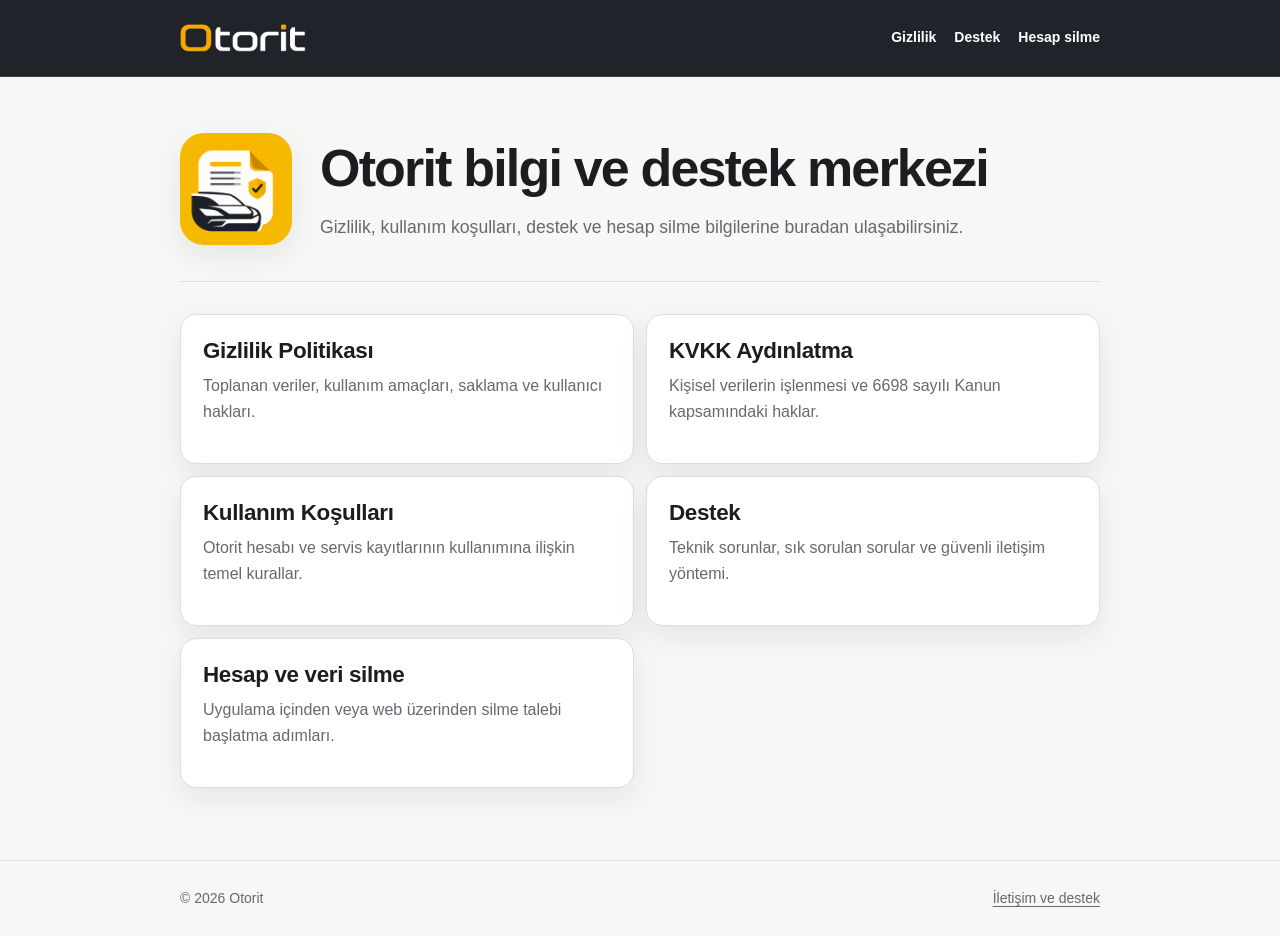
<file: otorit/index.html>
<!doctype html>
<html lang="tr">
  <head>
    <meta charset="utf-8">
    <meta name="viewport" content="width=device-width, initial-scale=1">
    <meta name="description" content="Otorit gizlilik, destek ve hesap yönetimi sayfaları.">
    <meta name="theme-color" content="#202329">
    <title>Otorit — Gizlilik ve Destek</title>
    <link rel="icon" href="assets/app-icon.png">
    <link rel="stylesheet" href="styles.css">
  </head>
  <body>
    <header class="site-header">
      <div class="header-inner">
        <a class="brand-link" href="./" aria-label="Otorit ana sayfa">
          <img src="assets/otorit-wordmark.png" alt="Otorit">
        </a>
        <nav class="site-nav" aria-label="Ana menü">
          <a href="privacy.html">Gizlilik</a>
          <a href="support.html">Destek</a>
          <a href="account-deletion.html">Hesap silme</a>
        </nav>
      </div>
    </header>
    <main class="page">
      <section class="hero">
        <img class="hero-icon" src="assets/app-icon.png" alt="" width="112" height="112">
        <div>
          <h1>Otorit bilgi ve destek merkezi</h1>
          <p class="lead">Gizlilik, kullanım koşulları, destek ve hesap silme bilgilerine buradan ulaşabilirsiniz.</p>
        </div>
      </section>
      <section class="cards" aria-label="Bilgi sayfaları">
        <a class="card" href="privacy.html">
          <h2>Gizlilik Politikası</h2>
          <p>Toplanan veriler, kullanım amaçları, saklama ve kullanıcı hakları.</p>
        </a>
        <a class="card" href="kvkk.html">
          <h2>KVKK Aydınlatma</h2>
          <p>Kişisel verilerin işlenmesi ve 6698 sayılı Kanun kapsamındaki haklar.</p>
        </a>
        <a class="card" href="terms.html">
          <h2>Kullanım Koşulları</h2>
          <p>Otorit hesabı ve servis kayıtlarının kullanımına ilişkin temel kurallar.</p>
        </a>
        <a class="card" href="support.html">
          <h2>Destek</h2>
          <p>Teknik sorunlar, sık sorulan sorular ve güvenli iletişim yöntemi.</p>
        </a>
        <a class="card" href="account-deletion.html">
          <h2>Hesap ve veri silme</h2>
          <p>Uygulama içinden veya web üzerinden silme talebi başlatma adımları.</p>
        </a>
      </section>
    </main>
    <footer class="site-footer">
      <div class="footer-inner">
        <span>© 2026 Otorit</span>
        <a href="support.html">İletişim ve destek</a>
      </div>
    </footer>
  </body>
</html>
</file>
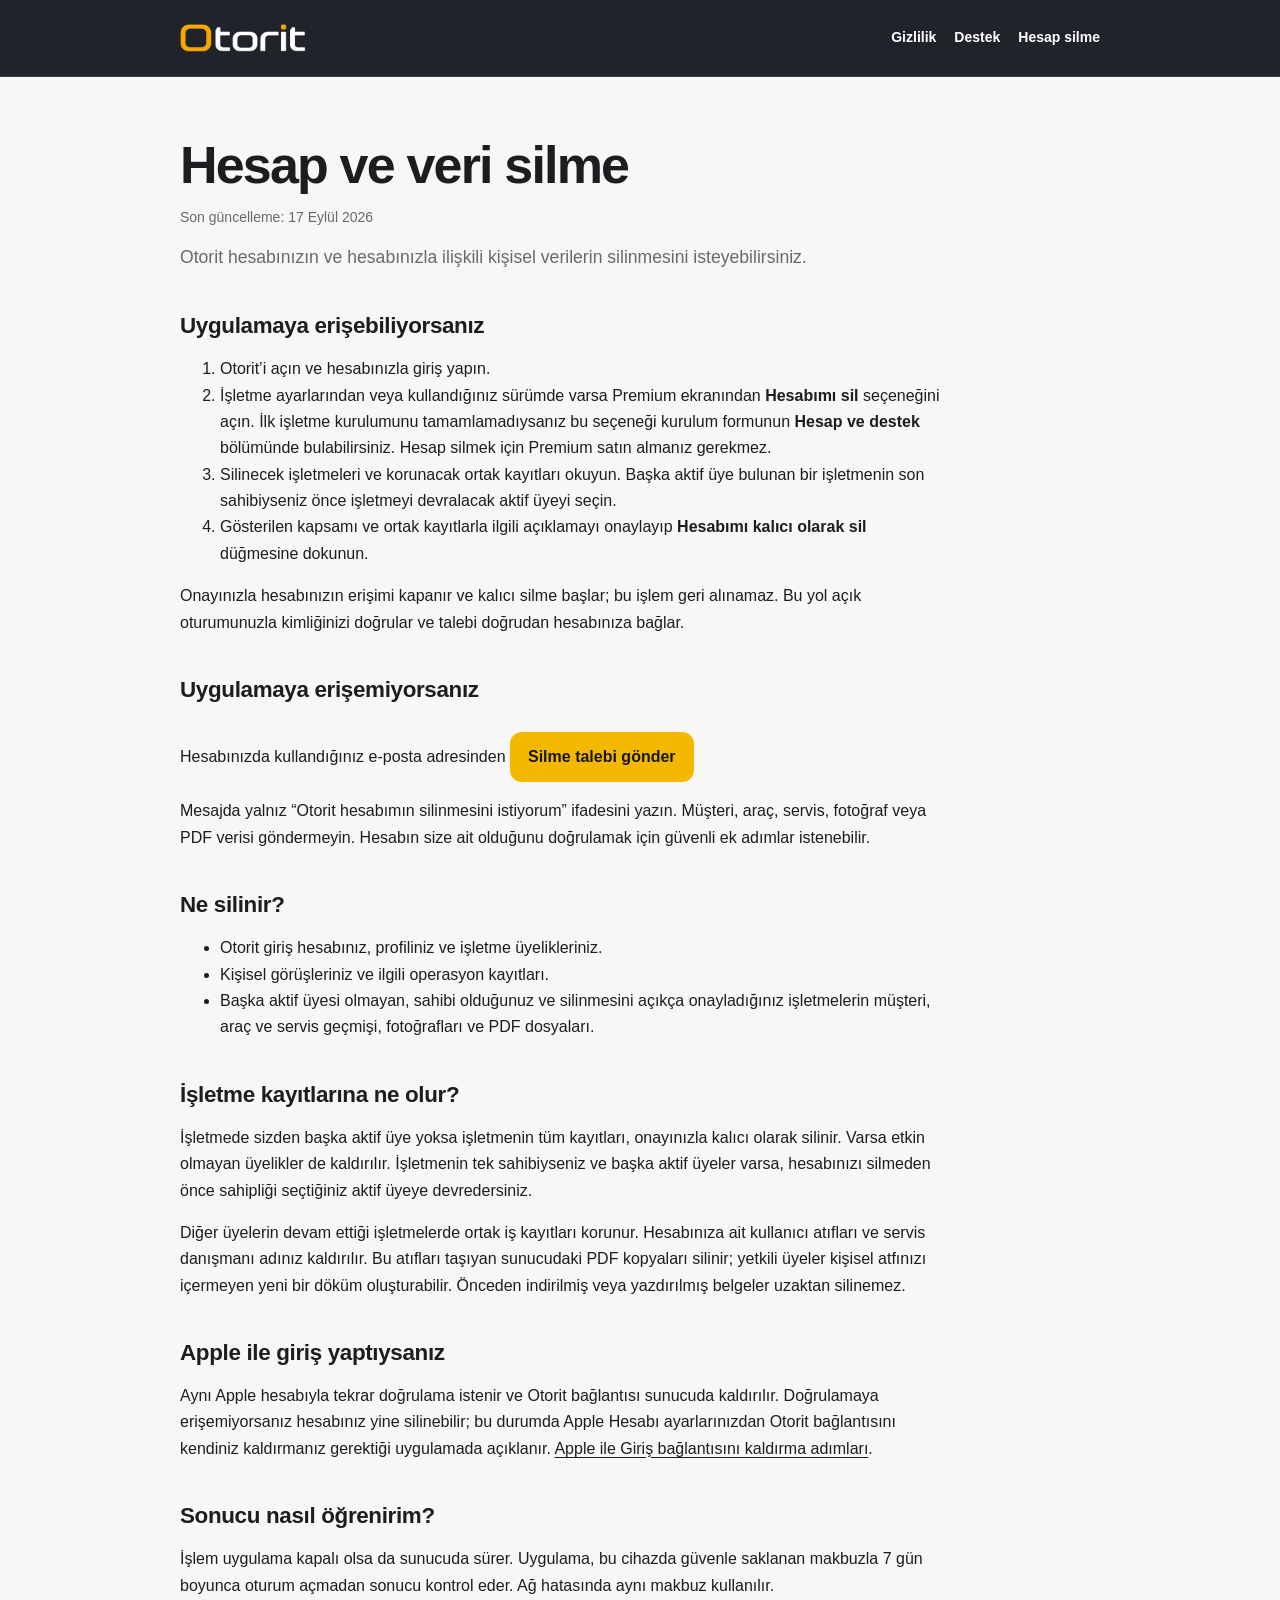
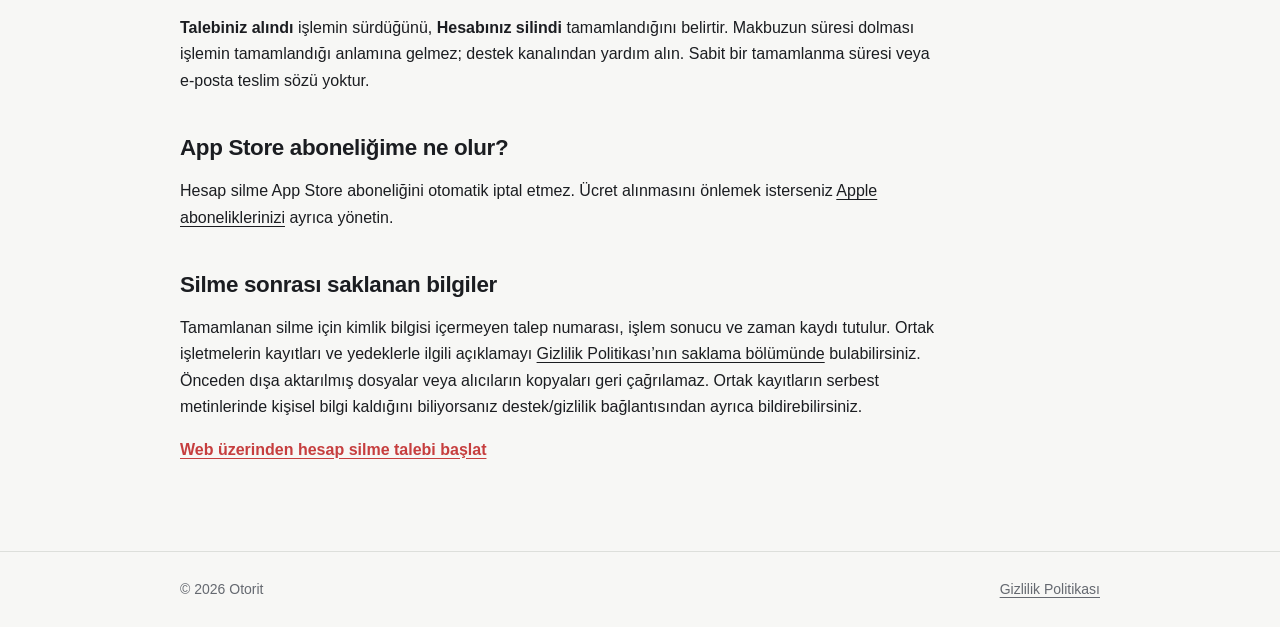
<file: otorit/account-deletion.html>
<!doctype html>
<html lang="tr">
  <head>
    <meta charset="utf-8"><meta name="viewport" content="width=device-width, initial-scale=1">
    <meta name="description" content="Otorit hesabı ve verileri için silme talebi başlatın."><meta name="theme-color" content="#202329">
    <title>Hesap ve Veri Silme — Otorit</title><link rel="icon" href="assets/app-icon.png"><link rel="stylesheet" href="styles.css">
  </head>
  <body>
    <header class="site-header"><div class="header-inner"><a class="brand-link" href="./" aria-label="Otorit ana sayfa"><img src="assets/otorit-wordmark.png" alt="Otorit"></a><nav class="site-nav" aria-label="Ana menü"><a href="privacy.html">Gizlilik</a><a href="support.html">Destek</a><a href="account-deletion.html" aria-current="page">Hesap silme</a></nav></div></header>
    <main class="page">
      <h1>Hesap ve veri silme</h1><p class="meta">Son güncelleme: 17 Eylül 2026</p>
      <p class="lead">Otorit hesabınızın ve hesabınızla ilişkili kişisel verilerin silinmesini isteyebilirsiniz.</p>
      <h2>Uygulamaya erişebiliyorsanız</h2>
      <ol>
        <li>Otorit’i açın ve hesabınızla giriş yapın.</li>
        <li>İşletme ayarlarından veya kullandığınız sürümde varsa Premium ekranından <strong>Hesabımı sil</strong> seçeneğini açın. İlk işletme kurulumunu tamamlamadıysanız bu seçeneği kurulum formunun <strong>Hesap ve destek</strong> bölümünde bulabilirsiniz. Hesap silmek için Premium satın almanız gerekmez.</li>
        <li>Silinecek işletmeleri ve korunacak ortak kayıtları okuyun. Başka aktif üye bulunan bir işletmenin son sahibiyseniz önce işletmeyi devralacak aktif üyeyi seçin.</li>
        <li>Gösterilen kapsamı ve ortak kayıtlarla ilgili açıklamayı onaylayıp <strong>Hesabımı kalıcı olarak sil</strong> düğmesine dokunun.</li>
      </ol>
      <p>Onayınızla hesabınızın erişimi kapanır ve kalıcı silme başlar; bu işlem geri alınamaz. Bu yol açık oturumunuzla kimliğinizi doğrular ve talebi doğrudan hesabınıza bağlar.</p>
      <h2>Uygulamaya erişemiyorsanız</h2>
      <p>Hesabınızda kullandığınız e-posta adresinden <a class="button" href="mailto:otorit.destek@gmail.com?subject=Otorit%20Hesap%20Silme%20Talebi">Silme talebi gönder</a></p>
      <p>Mesajda yalnız “Otorit hesabımın silinmesini istiyorum” ifadesini yazın. Müşteri, araç, servis, fotoğraf veya PDF verisi göndermeyin. Hesabın size ait olduğunu doğrulamak için güvenli ek adımlar istenebilir.</p>
      <h2>Ne silinir?</h2>
      <ul>
        <li>Otorit giriş hesabınız, profiliniz ve işletme üyelikleriniz.</li>
        <li>Kişisel görüşleriniz ve ilgili operasyon kayıtları.</li>
        <li>Başka aktif üyesi olmayan, sahibi olduğunuz ve silinmesini açıkça onayladığınız işletmelerin müşteri, araç ve servis geçmişi, fotoğrafları ve PDF dosyaları.</li>
      </ul>
      <h2>İşletme kayıtlarına ne olur?</h2>
      <p>İşletmede sizden başka aktif üye yoksa işletmenin tüm kayıtları, onayınızla kalıcı olarak silinir. Varsa etkin olmayan üyelikler de kaldırılır. İşletmenin tek sahibiyseniz ve başka aktif üyeler varsa, hesabınızı silmeden önce sahipliği seçtiğiniz aktif üyeye devredersiniz.</p>
      <p>Diğer üyelerin devam ettiği işletmelerde ortak iş kayıtları korunur. Hesabınıza ait kullanıcı atıfları ve servis danışmanı adınız kaldırılır. Bu atıfları taşıyan sunucudaki PDF kopyaları silinir; yetkili üyeler kişisel atfınızı içermeyen yeni bir döküm oluşturabilir. Önceden indirilmiş veya yazdırılmış belgeler uzaktan silinemez.</p>
      <h2>Apple ile giriş yaptıysanız</h2>
      <p>Aynı Apple hesabıyla tekrar doğrulama istenir ve Otorit bağlantısı sunucuda kaldırılır. Doğrulamaya erişemiyorsanız hesabınız yine silinebilir; bu durumda Apple Hesabı ayarlarınızdan Otorit bağlantısını kendiniz kaldırmanız gerektiği uygulamada açıklanır. <a href="https://support.apple.com/102571">Apple ile Giriş bağlantısını kaldırma adımları</a>.</p>
      <h2>Sonucu nasıl öğrenirim?</h2>
      <p>İşlem uygulama kapalı olsa da sunucuda sürer. Uygulama, bu cihazda güvenle saklanan makbuzla 7 gün boyunca oturum açmadan sonucu kontrol eder. Ağ hatasında aynı makbuz kullanılır.</p>
      <p><strong>Talebiniz alındı</strong> işlemin sürdüğünü, <strong>Hesabınız silindi</strong> tamamlandığını belirtir. Makbuzun süresi dolması işlemin tamamlandığı anlamına gelmez; destek kanalından yardım alın. Sabit bir tamamlanma süresi veya e-posta teslim sözü yoktur.</p>
      <h2>App Store aboneliğime ne olur?</h2>
      <p>Hesap silme App Store aboneliğini otomatik iptal etmez. Ücret alınmasını önlemek isterseniz <a href="https://apps.apple.com/account/subscriptions">Apple aboneliklerinizi</a> ayrıca yönetin.</p>
      <h2>Silme sonrası saklanan bilgiler</h2>
      <p>Tamamlanan silme için kimlik bilgisi içermeyen talep numarası, işlem sonucu ve zaman kaydı tutulur. Ortak işletmelerin kayıtları ve yedeklerle ilgili açıklamayı <a href="privacy.html#saklama">Gizlilik Politikası’nın saklama bölümünde</a> bulabilirsiniz. Önceden dışa aktarılmış dosyalar veya alıcıların kopyaları geri çağrılamaz. Ortak kayıtların serbest metinlerinde kişisel bilgi kaldığını biliyorsanız destek/gizlilik bağlantısından ayrıca bildirebilirsiniz.</p>
      <p><a class="danger-link" href="mailto:otorit.destek@gmail.com?subject=Otorit%20Hesap%20Silme%20Talebi">Web üzerinden hesap silme talebi başlat</a></p>
    </main>
    <footer class="site-footer"><div class="footer-inner"><span>© 2026 Otorit</span><a href="privacy.html">Gizlilik Politikası</a></div></footer>
  </body>
</html>
</file>
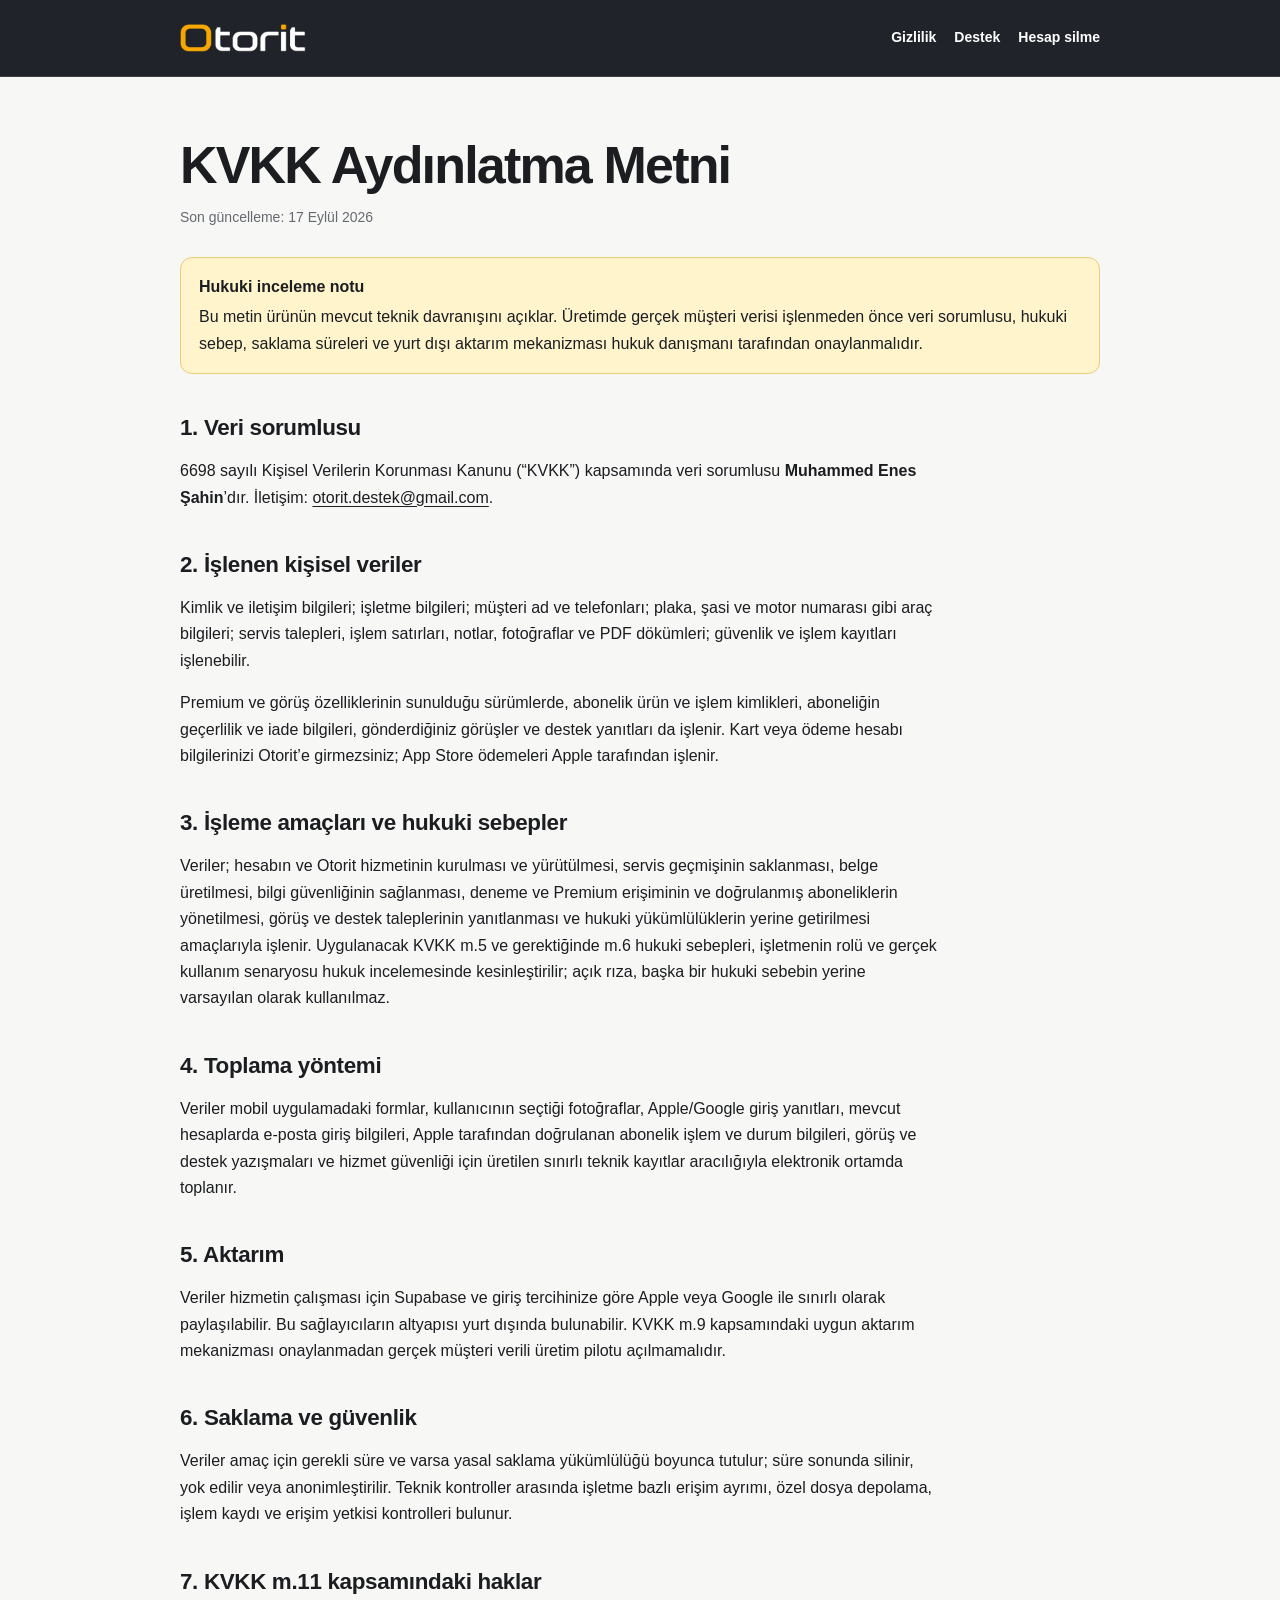
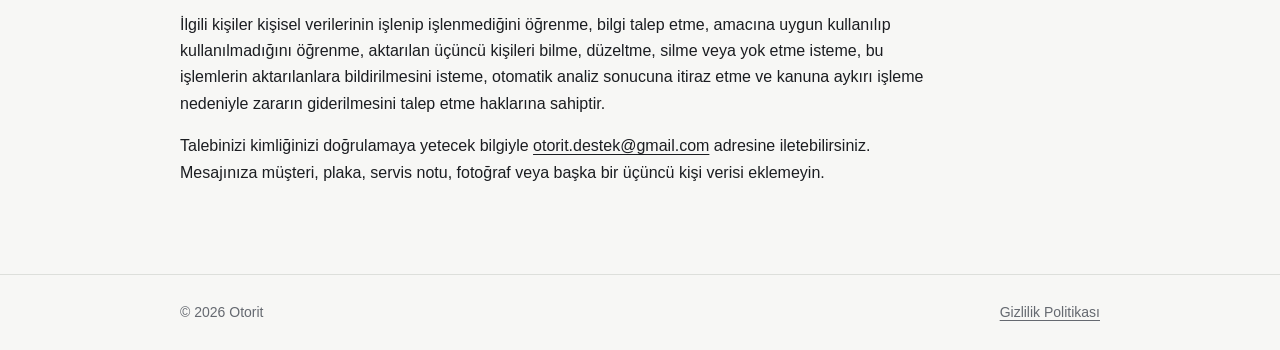
<file: otorit/kvkk.html>
<!doctype html>
<html lang="tr">
  <head>
    <meta charset="utf-8"><meta name="viewport" content="width=device-width, initial-scale=1">
    <meta name="description" content="Otorit KVKK Aydınlatma Metni."><meta name="theme-color" content="#202329">
    <title>KVKK Aydınlatma Metni — Otorit</title><link rel="icon" href="assets/app-icon.png"><link rel="stylesheet" href="styles.css">
  </head>
  <body>
    <header class="site-header"><div class="header-inner"><a class="brand-link" href="./" aria-label="Otorit ana sayfa"><img src="assets/otorit-wordmark.png" alt="Otorit"></a><nav class="site-nav" aria-label="Ana menü"><a href="privacy.html">Gizlilik</a><a href="support.html">Destek</a><a href="account-deletion.html">Hesap silme</a></nav></div></header>
    <main class="page">
      <h1>KVKK Aydınlatma Metni</h1><p class="meta">Son güncelleme: 17 Eylül 2026</p>
      <div class="notice"><strong>Hukuki inceleme notu</strong>Bu metin ürünün mevcut teknik davranışını açıklar. Üretimde gerçek müşteri verisi işlenmeden önce veri sorumlusu, hukuki sebep, saklama süreleri ve yurt dışı aktarım mekanizması hukuk danışmanı tarafından onaylanmalıdır.</div>
      <h2>1. Veri sorumlusu</h2>
      <p>6698 sayılı Kişisel Verilerin Korunması Kanunu (“KVKK”) kapsamında veri sorumlusu <strong>Muhammed Enes Şahin</strong>’dır. İletişim: <a href="mailto:otorit.destek@gmail.com">otorit.destek@gmail.com</a>.</p>
      <h2>2. İşlenen kişisel veriler</h2>
      <p>Kimlik ve iletişim bilgileri; işletme bilgileri; müşteri ad ve telefonları; plaka, şasi ve motor numarası gibi araç bilgileri; servis talepleri, işlem satırları, notlar, fotoğraflar ve PDF dökümleri; güvenlik ve işlem kayıtları işlenebilir.</p>
      <p>Premium ve görüş özelliklerinin sunulduğu sürümlerde, abonelik ürün ve işlem kimlikleri, aboneliğin geçerlilik ve iade bilgileri, gönderdiğiniz görüşler ve destek yanıtları da işlenir. Kart veya ödeme hesabı bilgilerinizi Otorit’e girmezsiniz; App Store ödemeleri Apple tarafından işlenir.</p>
      <h2>3. İşleme amaçları ve hukuki sebepler</h2>
      <p>Veriler; hesabın ve Otorit hizmetinin kurulması ve yürütülmesi, servis geçmişinin saklanması, belge üretilmesi, bilgi güvenliğinin sağlanması, deneme ve Premium erişiminin ve doğrulanmış aboneliklerin yönetilmesi, görüş ve destek taleplerinin yanıtlanması ve hukuki yükümlülüklerin yerine getirilmesi amaçlarıyla işlenir. Uygulanacak KVKK m.5 ve gerektiğinde m.6 hukuki sebepleri, işletmenin rolü ve gerçek kullanım senaryosu hukuk incelemesinde kesinleştirilir; açık rıza, başka bir hukuki sebebin yerine varsayılan olarak kullanılmaz.</p>
      <h2>4. Toplama yöntemi</h2>
      <p>Veriler mobil uygulamadaki formlar, kullanıcının seçtiği fotoğraflar, Apple/Google giriş yanıtları, mevcut hesaplarda e-posta giriş bilgileri, Apple tarafından doğrulanan abonelik işlem ve durum bilgileri, görüş ve destek yazışmaları ve hizmet güvenliği için üretilen sınırlı teknik kayıtlar aracılığıyla elektronik ortamda toplanır.</p>
      <h2>5. Aktarım</h2>
      <p>Veriler hizmetin çalışması için Supabase ve giriş tercihinize göre Apple veya Google ile sınırlı olarak paylaşılabilir. Bu sağlayıcıların altyapısı yurt dışında bulunabilir. KVKK m.9 kapsamındaki uygun aktarım mekanizması onaylanmadan gerçek müşteri verili üretim pilotu açılmamalıdır.</p>
      <h2>6. Saklama ve güvenlik</h2>
      <p>Veriler amaç için gerekli süre ve varsa yasal saklama yükümlülüğü boyunca tutulur; süre sonunda silinir, yok edilir veya anonimleştirilir. Teknik kontroller arasında işletme bazlı erişim ayrımı, özel dosya depolama, işlem kaydı ve erişim yetkisi kontrolleri bulunur.</p>
      <h2>7. KVKK m.11 kapsamındaki haklar</h2>
      <p>İlgili kişiler kişisel verilerinin işlenip işlenmediğini öğrenme, bilgi talep etme, amacına uygun kullanılıp kullanılmadığını öğrenme, aktarılan üçüncü kişileri bilme, düzeltme, silme veya yok etme isteme, bu işlemlerin aktarılanlara bildirilmesini isteme, otomatik analiz sonucuna itiraz etme ve kanuna aykırı işleme nedeniyle zararın giderilmesini talep etme haklarına sahiptir.</p>
      <p>Talebinizi kimliğinizi doğrulamaya yetecek bilgiyle <a href="mailto:otorit.destek@gmail.com">otorit.destek@gmail.com</a> adresine iletebilirsiniz. Mesajınıza müşteri, plaka, servis notu, fotoğraf veya başka bir üçüncü kişi verisi eklemeyin.</p>
    </main>
    <footer class="site-footer"><div class="footer-inner"><span>© 2026 Otorit</span><a href="privacy.html">Gizlilik Politikası</a></div></footer>
  </body>
</html>
</file>
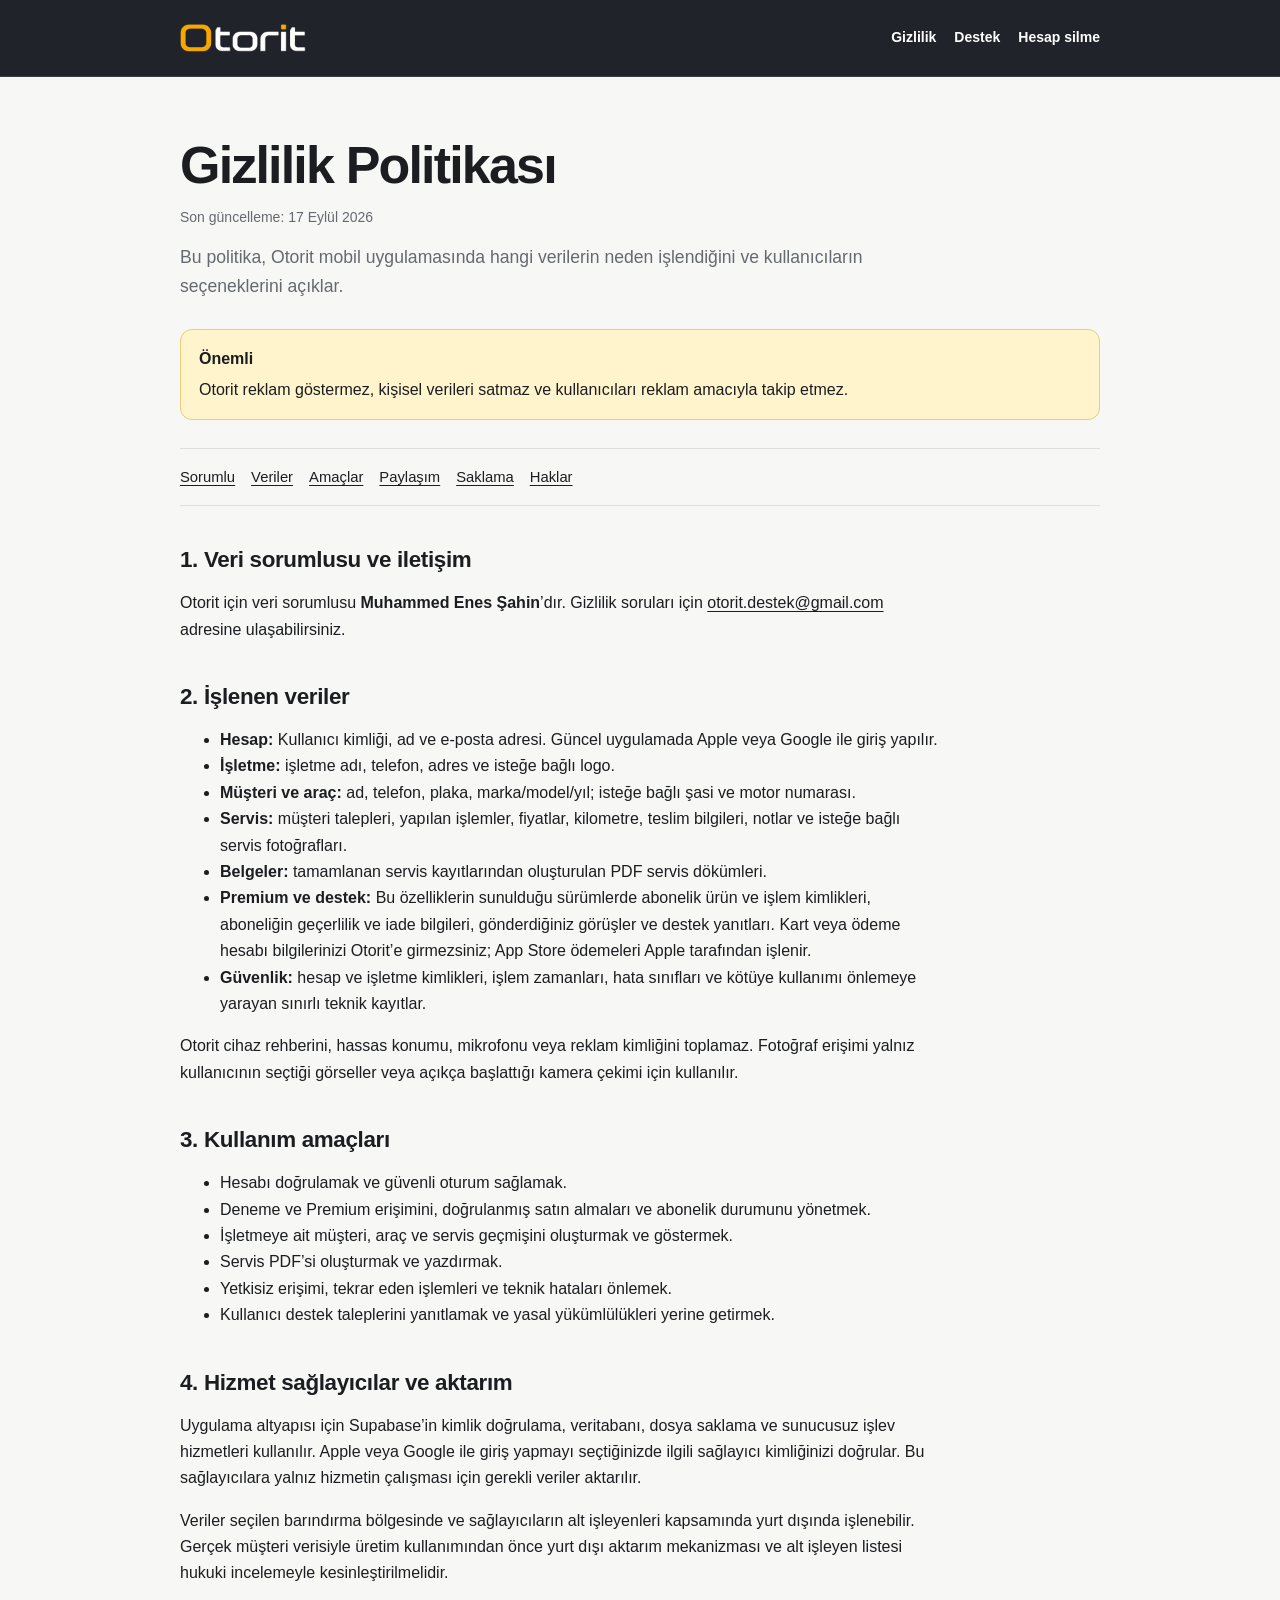
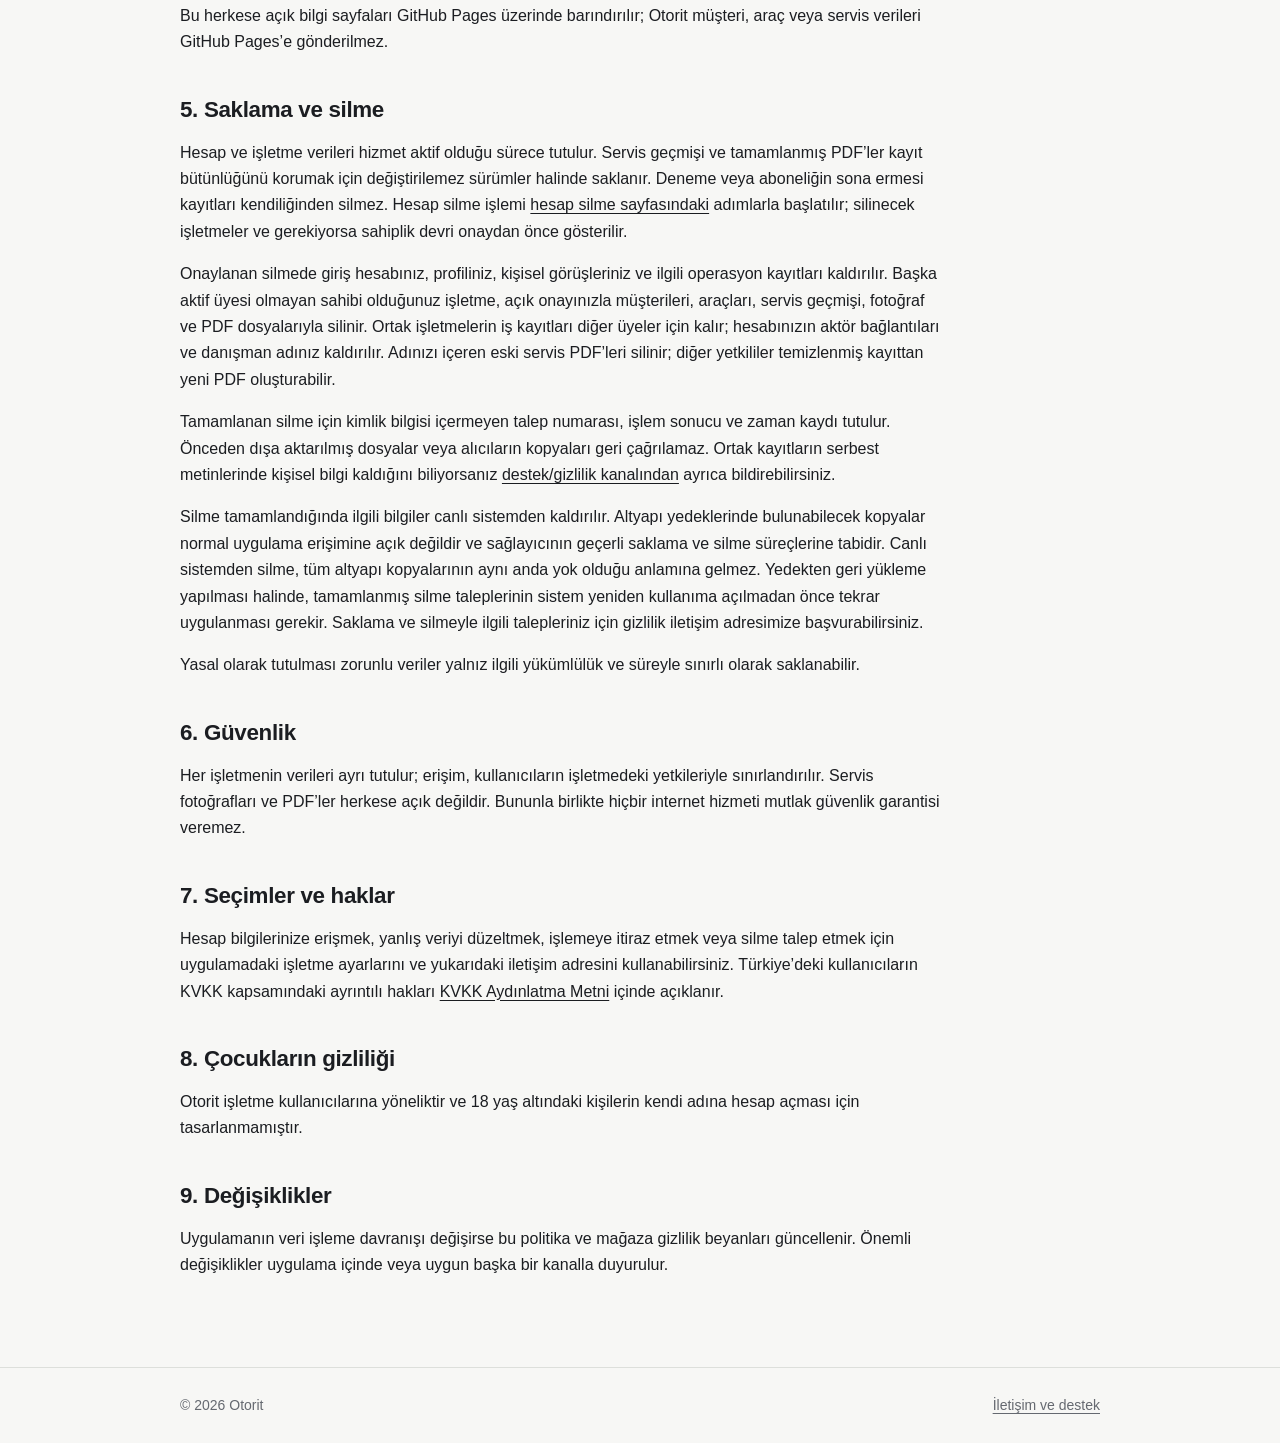
<file: otorit/privacy.html>
<!doctype html>
<html lang="tr">
  <head>
    <meta charset="utf-8">
    <meta name="viewport" content="width=device-width, initial-scale=1">
    <meta name="description" content="Otorit mobil uygulaması Gizlilik Politikası.">
    <meta name="theme-color" content="#202329">
    <title>Gizlilik Politikası — Otorit</title>
    <link rel="icon" href="assets/app-icon.png">
    <link rel="stylesheet" href="styles.css">
  </head>
  <body>
    <header class="site-header">
      <div class="header-inner">
        <a class="brand-link" href="./" aria-label="Otorit ana sayfa"><img src="assets/otorit-wordmark.png" alt="Otorit"></a>
        <nav class="site-nav" aria-label="Ana menü"><a href="privacy.html" aria-current="page">Gizlilik</a><a href="support.html">Destek</a><a href="account-deletion.html">Hesap silme</a></nav>
      </div>
    </header>
    <main class="page">
      <h1>Gizlilik Politikası</h1>
      <p class="meta">Son güncelleme: 17 Eylül 2026</p>
      <p class="lead">Bu politika, Otorit mobil uygulamasında hangi verilerin neden işlendiğini ve kullanıcıların seçeneklerini açıklar.</p>
      <div class="notice"><strong>Önemli</strong>Otorit reklam göstermez, kişisel verileri satmaz ve kullanıcıları reklam amacıyla takip etmez.</div>
      <nav class="content-nav" aria-label="Sayfa içeriği"><a href="#sorumlu">Sorumlu</a><a href="#veriler">Veriler</a><a href="#amac">Amaçlar</a><a href="#paylasim">Paylaşım</a><a href="#saklama">Saklama</a><a href="#haklar">Haklar</a></nav>

      <h2 id="sorumlu">1. Veri sorumlusu ve iletişim</h2>
      <p>Otorit için veri sorumlusu <strong>Muhammed Enes Şahin</strong>’dır. Gizlilik soruları için <a href="mailto:otorit.destek@gmail.com">otorit.destek@gmail.com</a> adresine ulaşabilirsiniz.</p>

      <h2 id="veriler">2. İşlenen veriler</h2>
      <ul>
        <li><strong>Hesap:</strong> Kullanıcı kimliği, ad ve e-posta adresi. Güncel uygulamada Apple veya Google ile giriş yapılır.</li>
        <li><strong>İşletme:</strong> işletme adı, telefon, adres ve isteğe bağlı logo.</li>
        <li><strong>Müşteri ve araç:</strong> ad, telefon, plaka, marka/model/yıl; isteğe bağlı şasi ve motor numarası.</li>
        <li><strong>Servis:</strong> müşteri talepleri, yapılan işlemler, fiyatlar, kilometre, teslim bilgileri, notlar ve isteğe bağlı servis fotoğrafları.</li>
        <li><strong>Belgeler:</strong> tamamlanan servis kayıtlarından oluşturulan PDF servis dökümleri.</li>
        <li><strong>Premium ve destek:</strong> Bu özelliklerin sunulduğu sürümlerde abonelik ürün ve işlem kimlikleri, aboneliğin geçerlilik ve iade bilgileri, gönderdiğiniz görüşler ve destek yanıtları. Kart veya ödeme hesabı bilgilerinizi Otorit’e girmezsiniz; App Store ödemeleri Apple tarafından işlenir.</li>
        <li><strong>Güvenlik:</strong> hesap ve işletme kimlikleri, işlem zamanları, hata sınıfları ve kötüye kullanımı önlemeye yarayan sınırlı teknik kayıtlar.</li>
      </ul>
      <p>Otorit cihaz rehberini, hassas konumu, mikrofonu veya reklam kimliğini toplamaz. Fotoğraf erişimi yalnız kullanıcının seçtiği görseller veya açıkça başlattığı kamera çekimi için kullanılır.</p>

      <h2 id="amac">3. Kullanım amaçları</h2>
      <ul>
        <li>Hesabı doğrulamak ve güvenli oturum sağlamak.</li>
        <li>Deneme ve Premium erişimini, doğrulanmış satın almaları ve abonelik durumunu yönetmek.</li>
        <li>İşletmeye ait müşteri, araç ve servis geçmişini oluşturmak ve göstermek.</li>
        <li>Servis PDF’si oluşturmak ve yazdırmak.</li>
        <li>Yetkisiz erişimi, tekrar eden işlemleri ve teknik hataları önlemek.</li>
        <li>Kullanıcı destek taleplerini yanıtlamak ve yasal yükümlülükleri yerine getirmek.</li>
      </ul>

      <h2 id="paylasim">4. Hizmet sağlayıcılar ve aktarım</h2>
      <p>Uygulama altyapısı için Supabase’in kimlik doğrulama, veritabanı, dosya saklama ve sunucusuz işlev hizmetleri kullanılır. Apple veya Google ile giriş yapmayı seçtiğinizde ilgili sağlayıcı kimliğinizi doğrular. Bu sağlayıcılara yalnız hizmetin çalışması için gerekli veriler aktarılır.</p>
      <p>Veriler seçilen barındırma bölgesinde ve sağlayıcıların alt işleyenleri kapsamında yurt dışında işlenebilir. Gerçek müşteri verisiyle üretim kullanımından önce yurt dışı aktarım mekanizması ve alt işleyen listesi hukuki incelemeyle kesinleştirilmelidir.</p>
      <p>Bu herkese açık bilgi sayfaları GitHub Pages üzerinde barındırılır; Otorit müşteri, araç veya servis verileri GitHub Pages’e gönderilmez.</p>

      <h2 id="saklama">5. Saklama ve silme</h2>
      <p>Hesap ve işletme verileri hizmet aktif olduğu sürece tutulur. Servis geçmişi ve tamamlanmış PDF’ler kayıt bütünlüğünü korumak için değiştirilemez sürümler halinde saklanır. Deneme veya aboneliğin sona ermesi kayıtları kendiliğinden silmez. Hesap silme işlemi <a href="account-deletion.html">hesap silme sayfasındaki</a> adımlarla başlatılır; silinecek işletmeler ve gerekiyorsa sahiplik devri onaydan önce gösterilir.</p>
      <p>Onaylanan silmede giriş hesabınız, profiliniz, kişisel görüşleriniz ve ilgili operasyon kayıtları kaldırılır. Başka aktif üyesi olmayan sahibi olduğunuz işletme, açık onayınızla müşterileri, araçları, servis geçmişi, fotoğraf ve PDF dosyalarıyla silinir. Ortak işletmelerin iş kayıtları diğer üyeler için kalır; hesabınızın aktör bağlantıları ve danışman adınız kaldırılır. Adınızı içeren eski servis PDF’leri silinir; diğer yetkililer temizlenmiş kayıttan yeni PDF oluşturabilir.</p>
      <p>Tamamlanan silme için kimlik bilgisi içermeyen talep numarası, işlem sonucu ve zaman kaydı tutulur. Önceden dışa aktarılmış dosyalar veya alıcıların kopyaları geri çağrılamaz. Ortak kayıtların serbest metinlerinde kişisel bilgi kaldığını biliyorsanız <a href="support.html">destek/gizlilik kanalından</a> ayrıca bildirebilirsiniz.</p>
      <p>Silme tamamlandığında ilgili bilgiler canlı sistemden kaldırılır. Altyapı yedeklerinde bulunabilecek kopyalar normal uygulama erişimine açık değildir ve sağlayıcının geçerli saklama ve silme süreçlerine tabidir. Canlı sistemden silme, tüm altyapı kopyalarının aynı anda yok olduğu anlamına gelmez. Yedekten geri yükleme yapılması halinde, tamamlanmış silme taleplerinin sistem yeniden kullanıma açılmadan önce tekrar uygulanması gerekir. Saklama ve silmeyle ilgili talepleriniz için gizlilik iletişim adresimize başvurabilirsiniz.</p>
      <p>Yasal olarak tutulması zorunlu veriler yalnız ilgili yükümlülük ve süreyle sınırlı olarak saklanabilir.</p>

      <h2 id="guvenlik">6. Güvenlik</h2>
      <p>Her işletmenin verileri ayrı tutulur; erişim, kullanıcıların işletmedeki yetkileriyle sınırlandırılır. Servis fotoğrafları ve PDF’ler herkese açık değildir. Bununla birlikte hiçbir internet hizmeti mutlak güvenlik garantisi veremez.</p>

      <h2 id="haklar">7. Seçimler ve haklar</h2>
      <p>Hesap bilgilerinize erişmek, yanlış veriyi düzeltmek, işlemeye itiraz etmek veya silme talep etmek için uygulamadaki işletme ayarlarını ve yukarıdaki iletişim adresini kullanabilirsiniz. Türkiye’deki kullanıcıların KVKK kapsamındaki ayrıntılı hakları <a href="kvkk.html">KVKK Aydınlatma Metni</a> içinde açıklanır.</p>

      <h2>8. Çocukların gizliliği</h2>
      <p>Otorit işletme kullanıcılarına yöneliktir ve 18 yaş altındaki kişilerin kendi adına hesap açması için tasarlanmamıştır.</p>

      <h2>9. Değişiklikler</h2>
      <p>Uygulamanın veri işleme davranışı değişirse bu politika ve mağaza gizlilik beyanları güncellenir. Önemli değişiklikler uygulama içinde veya uygun başka bir kanalla duyurulur.</p>
    </main>
    <footer class="site-footer"><div class="footer-inner"><span>© 2026 Otorit</span><a href="support.html">İletişim ve destek</a></div></footer>
  </body>
</html>
</file>
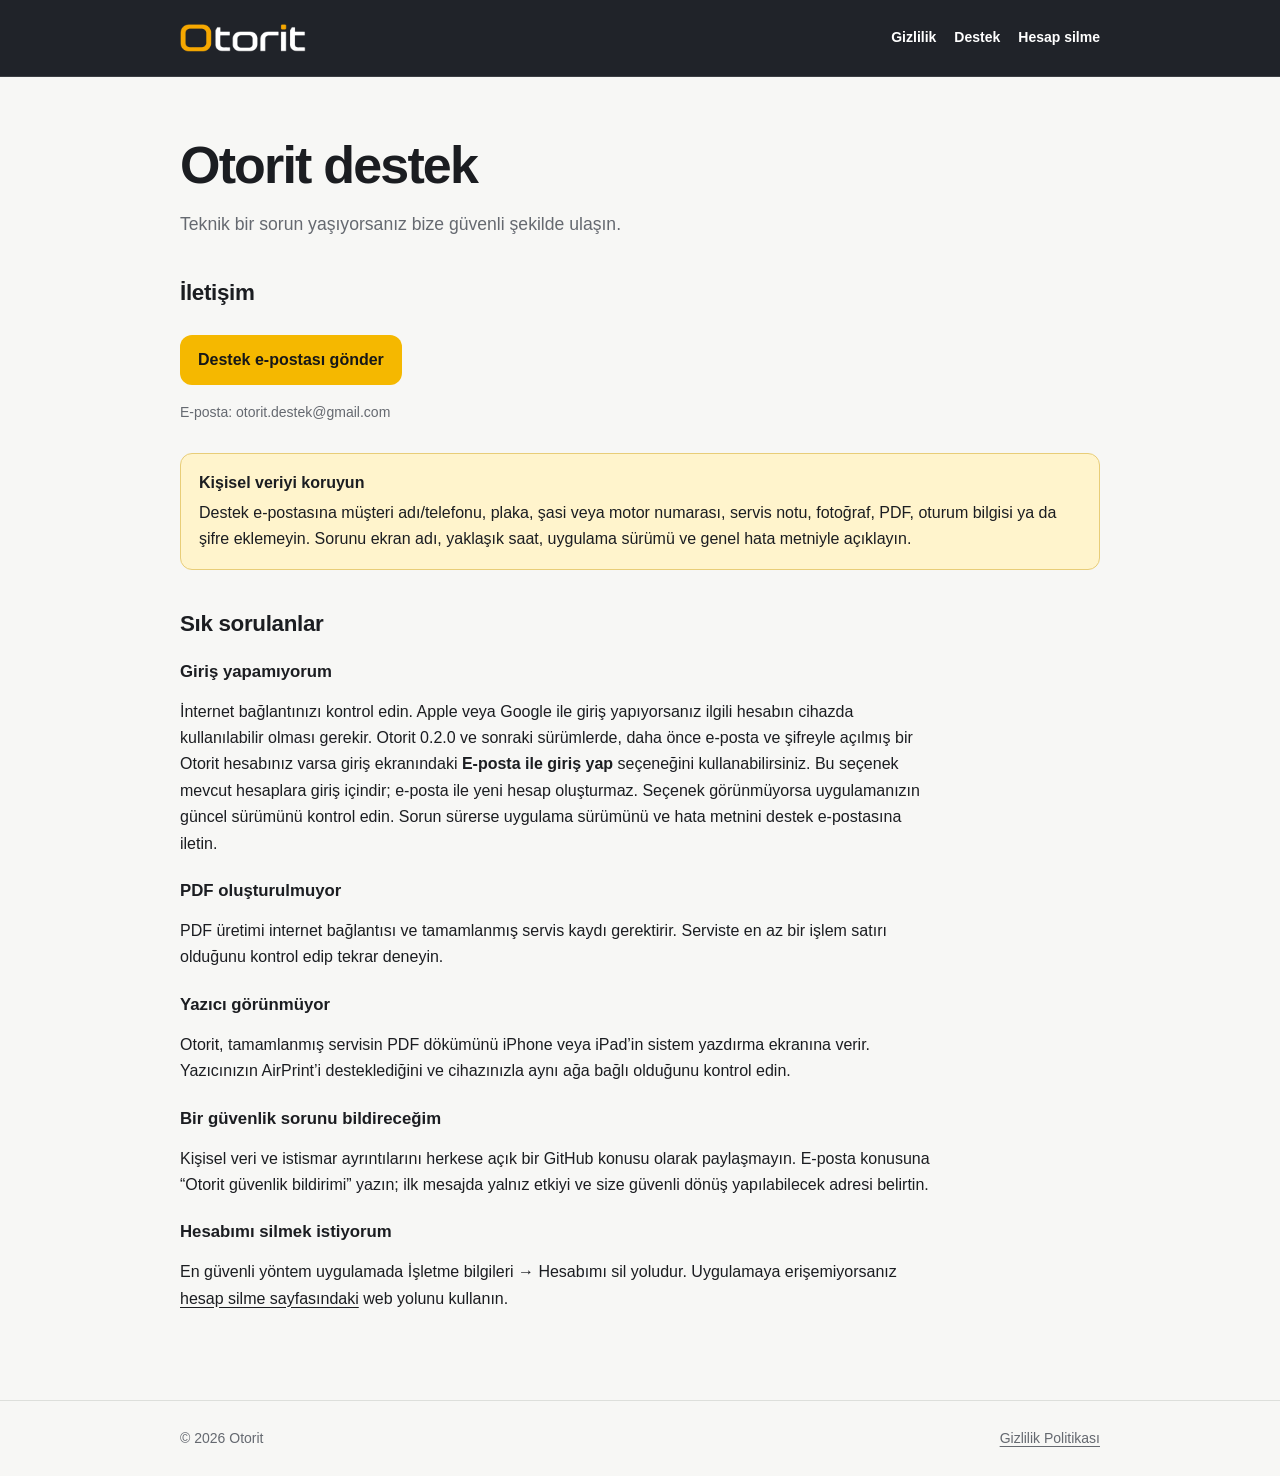
<file: otorit/support.html>
<!doctype html>
<html lang="tr">
  <head>
    <meta charset="utf-8"><meta name="viewport" content="width=device-width, initial-scale=1">
    <meta name="description" content="Otorit destek ve iletişim sayfası."><meta name="theme-color" content="#202329">
    <title>Destek — Otorit</title><link rel="icon" href="assets/app-icon.png"><link rel="stylesheet" href="styles.css">
  </head>
  <body>
    <header class="site-header"><div class="header-inner"><a class="brand-link" href="./" aria-label="Otorit ana sayfa"><img src="assets/otorit-wordmark.png" alt="Otorit"></a><nav class="site-nav" aria-label="Ana menü"><a href="privacy.html">Gizlilik</a><a href="support.html" aria-current="page">Destek</a><a href="account-deletion.html">Hesap silme</a></nav></div></header>
    <main class="page">
      <h1>Otorit destek</h1><p class="lead">Teknik bir sorun yaşıyorsanız bize güvenli şekilde ulaşın.</p>
      <h2>İletişim</h2><p><a class="button" href="mailto:otorit.destek@gmail.com?subject=Otorit%20Destek">Destek e-postası gönder</a></p><p class="meta">E-posta: otorit.destek@gmail.com</p>
      <div class="notice"><strong>Kişisel veriyi koruyun</strong>Destek e-postasına müşteri adı/telefonu, plaka, şasi veya motor numarası, servis notu, fotoğraf, PDF, oturum bilgisi ya da şifre eklemeyin. Sorunu ekran adı, yaklaşık saat, uygulama sürümü ve genel hata metniyle açıklayın.</div>
      <h2>Sık sorulanlar</h2>
      <h3>Giriş yapamıyorum</h3><p>İnternet bağlantınızı kontrol edin. Apple veya Google ile giriş yapıyorsanız ilgili hesabın cihazda kullanılabilir olması gerekir. Otorit 0.2.0 ve sonraki sürümlerde, daha önce e-posta ve şifreyle açılmış bir Otorit hesabınız varsa giriş ekranındaki <strong>E-posta ile giriş yap</strong> seçeneğini kullanabilirsiniz. Bu seçenek mevcut hesaplara giriş içindir; e-posta ile yeni hesap oluşturmaz. Seçenek görünmüyorsa uygulamanızın güncel sürümünü kontrol edin. Sorun sürerse uygulama sürümünü ve hata metnini destek e-postasına iletin.</p>
      <h3>PDF oluşturulmuyor</h3><p>PDF üretimi internet bağlantısı ve tamamlanmış servis kaydı gerektirir. Serviste en az bir işlem satırı olduğunu kontrol edip tekrar deneyin.</p>
      <h3>Yazıcı görünmüyor</h3><p>Otorit, tamamlanmış servisin PDF dökümünü iPhone veya iPad’in sistem yazdırma ekranına verir. Yazıcınızın AirPrint’i desteklediğini ve cihazınızla aynı ağa bağlı olduğunu kontrol edin.</p>
      <h3>Bir güvenlik sorunu bildireceğim</h3><p>Kişisel veri ve istismar ayrıntılarını herkese açık bir GitHub konusu olarak paylaşmayın. E-posta konusuna “Otorit güvenlik bildirimi” yazın; ilk mesajda yalnız etkiyi ve size güvenli dönüş yapılabilecek adresi belirtin.</p>
      <h3>Hesabımı silmek istiyorum</h3><p>En güvenli yöntem uygulamada İşletme bilgileri → Hesabımı sil yoludur. Uygulamaya erişemiyorsanız <a href="account-deletion.html">hesap silme sayfasındaki</a> web yolunu kullanın.</p>
    </main>
    <footer class="site-footer"><div class="footer-inner"><span>© 2026 Otorit</span><a href="privacy.html">Gizlilik Politikası</a></div></footer>
  </body>
</html>
</file>
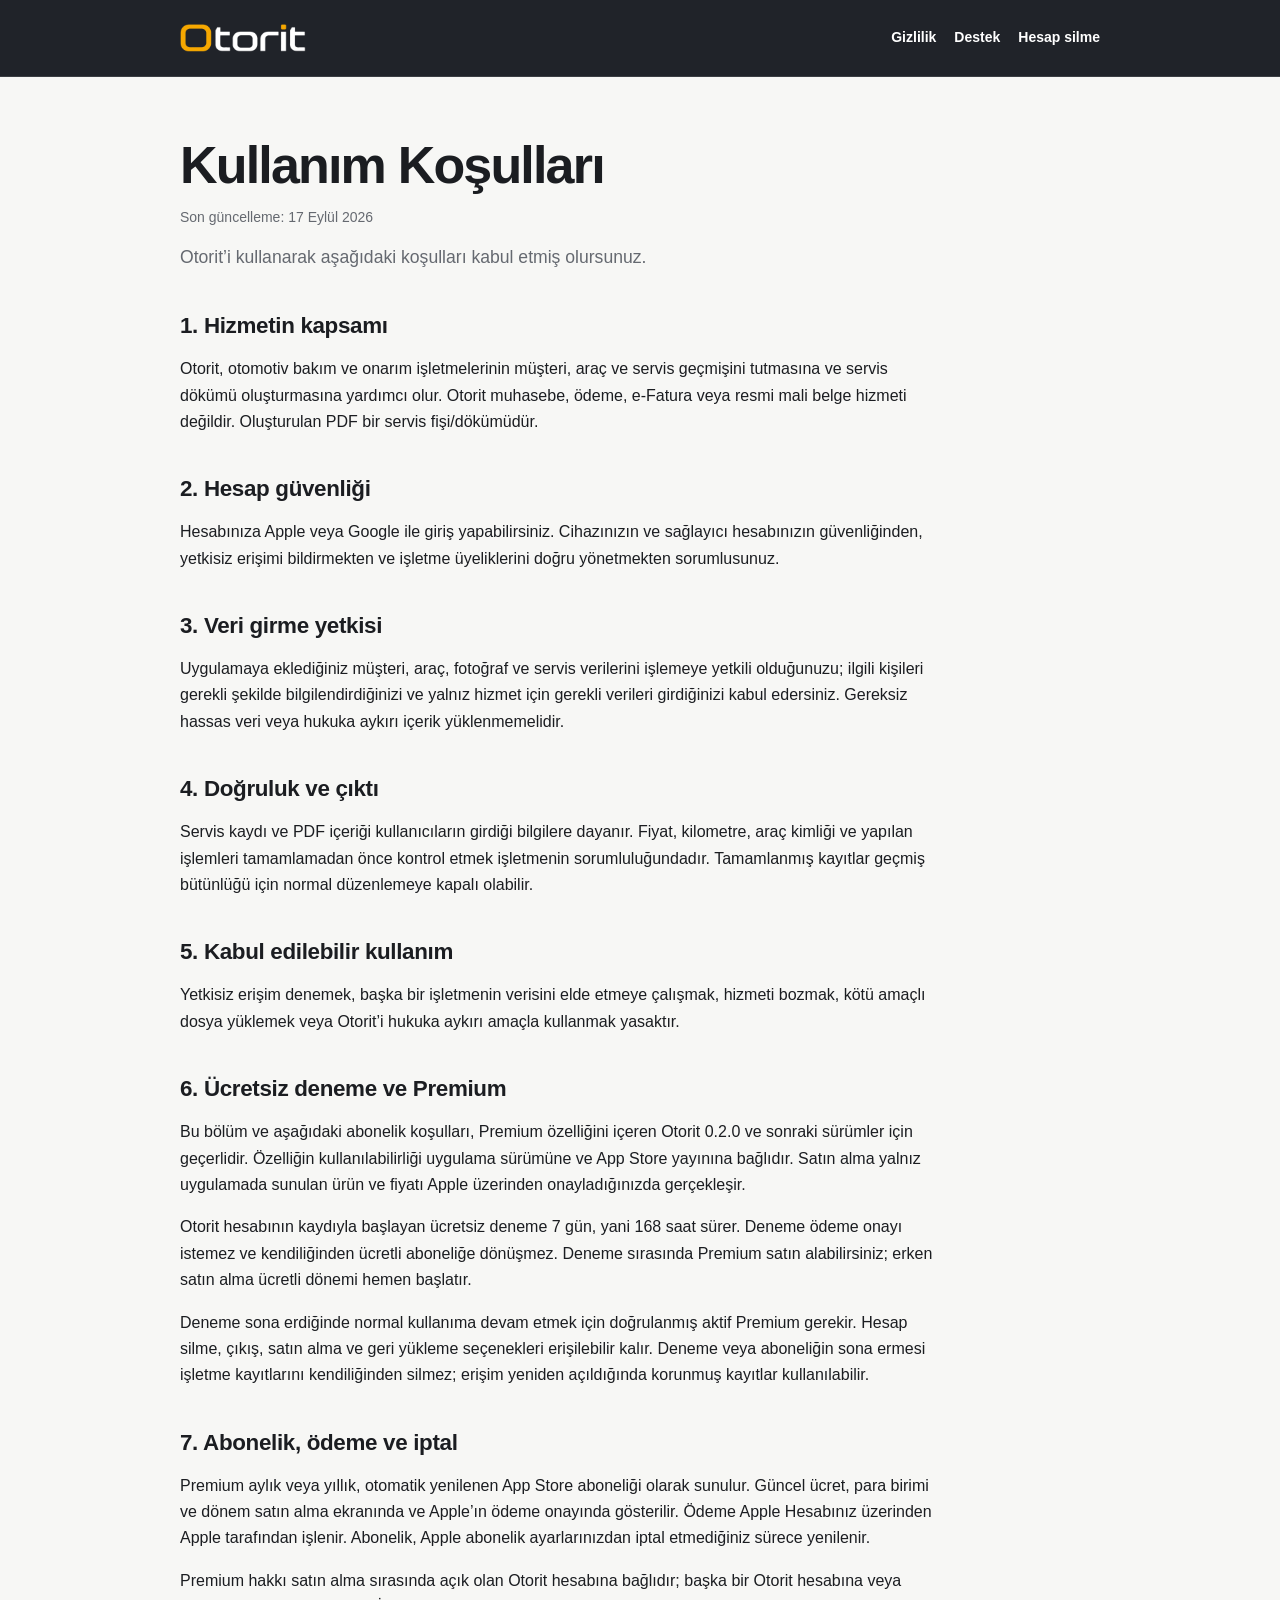
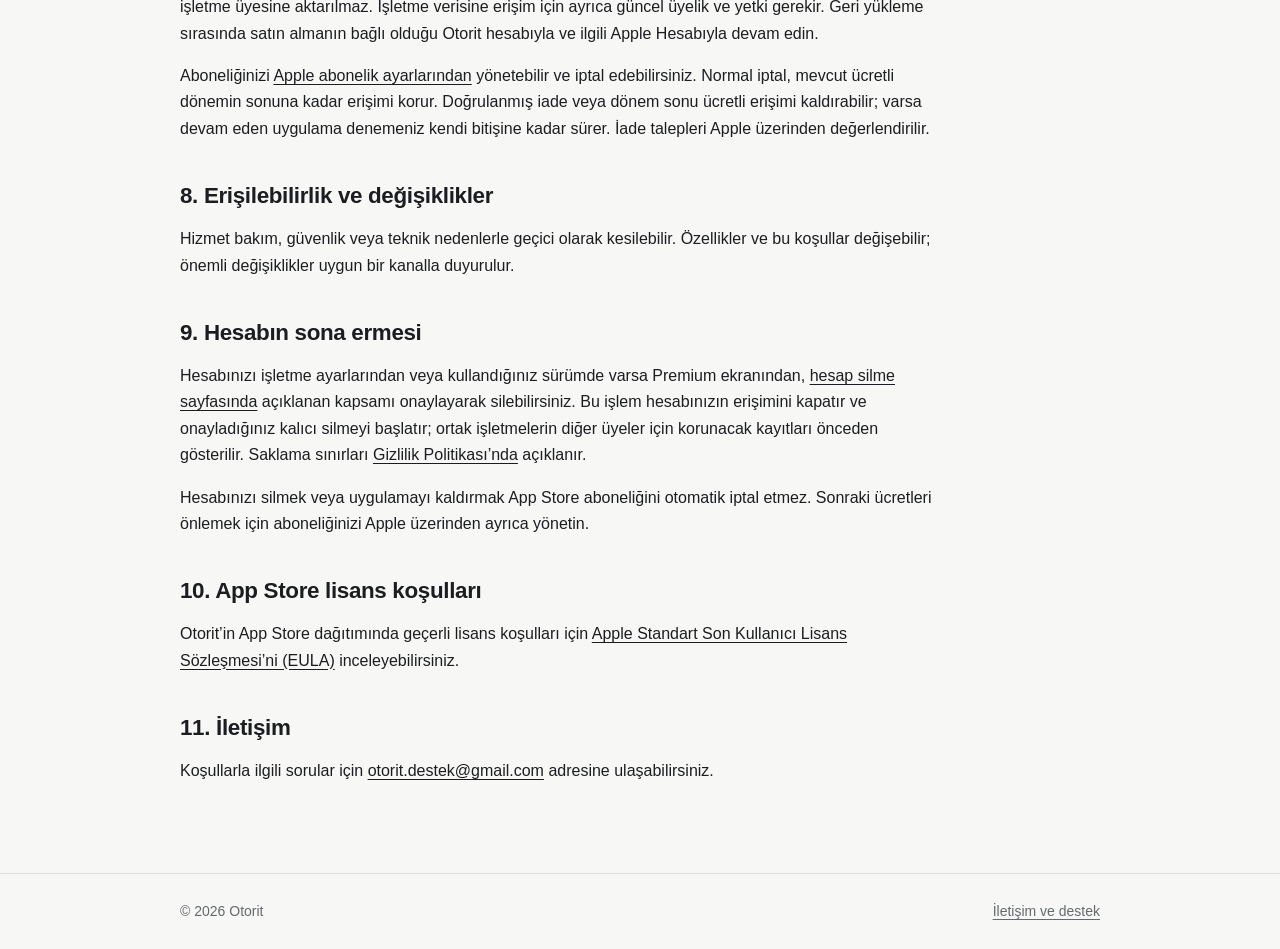
<file: otorit/terms.html>
<!doctype html>
<html lang="tr">
  <head>
    <meta charset="utf-8"><meta name="viewport" content="width=device-width, initial-scale=1">
    <meta name="description" content="Otorit mobil uygulaması Kullanım Koşulları."><meta name="theme-color" content="#202329">
    <title>Kullanım Koşulları — Otorit</title><link rel="icon" href="assets/app-icon.png"><link rel="stylesheet" href="styles.css">
  </head>
  <body>
    <header class="site-header"><div class="header-inner"><a class="brand-link" href="./" aria-label="Otorit ana sayfa"><img src="assets/otorit-wordmark.png" alt="Otorit"></a><nav class="site-nav" aria-label="Ana menü"><a href="privacy.html">Gizlilik</a><a href="support.html">Destek</a><a href="account-deletion.html">Hesap silme</a></nav></div></header>
    <main class="page">
      <h1>Kullanım Koşulları</h1><p class="meta">Son güncelleme: 17 Eylül 2026</p>
      <p class="lead">Otorit’i kullanarak aşağıdaki koşulları kabul etmiş olursunuz.</p>
      <h2>1. Hizmetin kapsamı</h2><p>Otorit, otomotiv bakım ve onarım işletmelerinin müşteri, araç ve servis geçmişini tutmasına ve servis dökümü oluşturmasına yardımcı olur. Otorit muhasebe, ödeme, e-Fatura veya resmi mali belge hizmeti değildir. Oluşturulan PDF bir servis fişi/dökümüdür.</p>
      <h2>2. Hesap güvenliği</h2><p>Hesabınıza Apple veya Google ile giriş yapabilirsiniz. Cihazınızın ve sağlayıcı hesabınızın güvenliğinden, yetkisiz erişimi bildirmekten ve işletme üyeliklerini doğru yönetmekten sorumlusunuz.</p>
      <h2>3. Veri girme yetkisi</h2><p>Uygulamaya eklediğiniz müşteri, araç, fotoğraf ve servis verilerini işlemeye yetkili olduğunuzu; ilgili kişileri gerekli şekilde bilgilendirdiğinizi ve yalnız hizmet için gerekli verileri girdiğinizi kabul edersiniz. Gereksiz hassas veri veya hukuka aykırı içerik yüklenmemelidir.</p>
      <h2>4. Doğruluk ve çıktı</h2><p>Servis kaydı ve PDF içeriği kullanıcıların girdiği bilgilere dayanır. Fiyat, kilometre, araç kimliği ve yapılan işlemleri tamamlamadan önce kontrol etmek işletmenin sorumluluğundadır. Tamamlanmış kayıtlar geçmiş bütünlüğü için normal düzenlemeye kapalı olabilir.</p>
      <h2>5. Kabul edilebilir kullanım</h2><p>Yetkisiz erişim denemek, başka bir işletmenin verisini elde etmeye çalışmak, hizmeti bozmak, kötü amaçlı dosya yüklemek veya Otorit’i hukuka aykırı amaçla kullanmak yasaktır.</p>
      <h2>6. Ücretsiz deneme ve Premium</h2>
      <p>Bu bölüm ve aşağıdaki abonelik koşulları, Premium özelliğini içeren Otorit 0.2.0 ve sonraki sürümler için geçerlidir. Özelliğin kullanılabilirliği uygulama sürümüne ve App Store yayınına bağlıdır. Satın alma yalnız uygulamada sunulan ürün ve fiyatı Apple üzerinden onayladığınızda gerçekleşir.</p>
      <p>Otorit hesabının kaydıyla başlayan ücretsiz deneme 7 gün, yani 168 saat sürer. Deneme ödeme onayı istemez ve kendiliğinden ücretli aboneliğe dönüşmez. Deneme sırasında Premium satın alabilirsiniz; erken satın alma ücretli dönemi hemen başlatır.</p>
      <p>Deneme sona erdiğinde normal kullanıma devam etmek için doğrulanmış aktif Premium gerekir. Hesap silme, çıkış, satın alma ve geri yükleme seçenekleri erişilebilir kalır. Deneme veya aboneliğin sona ermesi işletme kayıtlarını kendiliğinden silmez; erişim yeniden açıldığında korunmuş kayıtlar kullanılabilir.</p>
      <h2>7. Abonelik, ödeme ve iptal</h2>
      <p>Premium aylık veya yıllık, otomatik yenilenen App Store aboneliği olarak sunulur. Güncel ücret, para birimi ve dönem satın alma ekranında ve Apple’ın ödeme onayında gösterilir. Ödeme Apple Hesabınız üzerinden Apple tarafından işlenir. Abonelik, Apple abonelik ayarlarınızdan iptal etmediğiniz sürece yenilenir.</p>
      <p>Premium hakkı satın alma sırasında açık olan Otorit hesabına bağlıdır; başka bir Otorit hesabına veya işletme üyesine aktarılmaz. İşletme verisine erişim için ayrıca güncel üyelik ve yetki gerekir. Geri yükleme sırasında satın almanın bağlı olduğu Otorit hesabıyla ve ilgili Apple Hesabıyla devam edin.</p>
      <p>Aboneliğinizi <a href="https://apps.apple.com/account/subscriptions">Apple abonelik ayarlarından</a> yönetebilir ve iptal edebilirsiniz. Normal iptal, mevcut ücretli dönemin sonuna kadar erişimi korur. Doğrulanmış iade veya dönem sonu ücretli erişimi kaldırabilir; varsa devam eden uygulama denemeniz kendi bitişine kadar sürer. İade talepleri Apple üzerinden değerlendirilir.</p>
      <h2>8. Erişilebilirlik ve değişiklikler</h2>
      <p>Hizmet bakım, güvenlik veya teknik nedenlerle geçici olarak kesilebilir. Özellikler ve bu koşullar değişebilir; önemli değişiklikler uygun bir kanalla duyurulur.</p>
      <h2>9. Hesabın sona ermesi</h2>
      <p>Hesabınızı işletme ayarlarından veya kullandığınız sürümde varsa Premium ekranından, <a href="account-deletion.html">hesap silme sayfasında</a> açıklanan kapsamı onaylayarak silebilirsiniz. Bu işlem hesabınızın erişimini kapatır ve onayladığınız kalıcı silmeyi başlatır; ortak işletmelerin diğer üyeler için korunacak kayıtları önceden gösterilir. Saklama sınırları <a href="privacy.html#saklama">Gizlilik Politikası’nda</a> açıklanır.</p>
      <p>Hesabınızı silmek veya uygulamayı kaldırmak App Store aboneliğini otomatik iptal etmez. Sonraki ücretleri önlemek için aboneliğinizi Apple üzerinden ayrıca yönetin.</p>
      <h2>10. App Store lisans koşulları</h2>
      <p>Otorit’in App Store dağıtımında geçerli lisans koşulları için <a href="https://www.apple.com/legal/internet-services/itunes/dev/stdeula/">Apple Standart Son Kullanıcı Lisans Sözleşmesi’ni (EULA)</a> inceleyebilirsiniz.</p>
      <h2>11. İletişim</h2>
      <p>Koşullarla ilgili sorular için <a href="mailto:otorit.destek@gmail.com">otorit.destek@gmail.com</a> adresine ulaşabilirsiniz.</p>
    </main>
    <footer class="site-footer"><div class="footer-inner"><span>© 2026 Otorit</span><a href="support.html">İletişim ve destek</a></div></footer>
  </body>
</html>
</file>
<file: otorit/styles.css>
:root {
  color-scheme: light dark;
  --brand: #f5b800;
  --brand-pressed: #d99d00;
  --brand-soft: #fff4cc;
  --graphite: #202329;
  --background: #f7f7f5;
  --surface: #ffffff;
  --text: #1b1d21;
  --muted: #656970;
  --border: #dddfdb;
  --focus: #b98200;
  --danger: #c63e3e;
  --radius-small: 8px;
  --radius-medium: 12px;
  --radius-large: 16px;
  --shadow: 0 10px 30px rgb(27 29 33 / 8%);
}

@media (prefers-color-scheme: dark) {
  :root {
    --brand: #ffc62e;
    --brand-pressed: #e5ab00;
    --brand-soft: #3a3015;
    --graphite: #f4f5f3;
    --background: #111315;
    --surface: #1a1d20;
    --text: #f4f5f3;
    --muted: #aeb3b8;
    --border: #34393f;
    --focus: #ffc62e;
    --danger: #f07777;
    --shadow: none;
  }
}

* {
  box-sizing: border-box;
}

html {
  scroll-behavior: smooth;
}

body {
  margin: 0;
  background: var(--background);
  color: var(--text);
  font-family: Inter, ui-sans-serif, -apple-system, BlinkMacSystemFont, "Segoe UI", sans-serif;
  font-size: 16px;
  line-height: 1.65;
  text-rendering: optimizeLegibility;
}

a {
  color: inherit;
  text-underline-offset: 3px;
}

a:focus-visible,
button:focus-visible {
  outline: 3px solid var(--focus);
  outline-offset: 3px;
}

.site-header {
  background: #202329;
  color: #ffffff;
  border-bottom: 1px solid rgb(255 255 255 / 12%);
}

.header-inner,
.page,
.footer-inner {
  width: min(100% - 32px, 920px);
  margin-inline: auto;
}

.header-inner {
  display: flex;
  min-height: 76px;
  align-items: center;
  justify-content: space-between;
  gap: 24px;
}

.brand-link {
  display: inline-flex;
  align-items: center;
  min-height: 44px;
}

.brand-link img {
  display: block;
  width: 126px;
  height: auto;
}

.site-nav {
  display: flex;
  align-items: center;
  gap: 18px;
  font-size: 14px;
  font-weight: 600;
}

.site-nav a {
  min-height: 44px;
  display: inline-flex;
  align-items: center;
  text-decoration: none;
}

.site-nav a:hover {
  color: var(--brand);
}

.page {
  padding-block: 56px 72px;
}

.hero {
  display: grid;
  grid-template-columns: 112px 1fr;
  align-items: center;
  gap: 28px;
  padding-bottom: 36px;
  border-bottom: 1px solid var(--border);
}

.hero-icon {
  width: 112px;
  height: 112px;
  border-radius: 24px;
  box-shadow: var(--shadow);
}

h1,
h2,
h3 {
  margin: 0;
  line-height: 1.25;
}

h1 {
  max-width: 720px;
  font-size: clamp(2rem, 6vw, 3.25rem);
  letter-spacing: -0.035em;
}

h2 {
  margin-top: 40px;
  font-size: 1.4rem;
  letter-spacing: -0.015em;
}

h3 {
  margin-top: 24px;
  font-size: 1.05rem;
}

p,
ul,
ol {
  max-width: 760px;
}

.lead {
  margin: 12px 0 0;
  color: var(--muted);
  font-size: 1.1rem;
}

.meta {
  margin-top: 8px;
  color: var(--muted);
  font-size: 0.875rem;
}

.notice {
  margin-top: 28px;
  padding: 16px 18px;
  background: var(--brand-soft);
  border: 1px solid color-mix(in srgb, var(--brand) 45%, var(--border));
  border-radius: var(--radius-medium);
}

.notice strong {
  display: block;
  margin-bottom: 4px;
}

.cards {
  display: grid;
  grid-template-columns: repeat(2, minmax(0, 1fr));
  gap: 12px;
  margin-top: 32px;
}

.card {
  display: block;
  min-height: 150px;
  padding: 22px;
  background: var(--surface);
  border: 1px solid var(--border);
  border-radius: var(--radius-large);
  box-shadow: var(--shadow);
  text-decoration: none;
  transition: transform 120ms ease, border-color 120ms ease;
}

.card:hover {
  transform: translateY(-2px);
  border-color: var(--brand);
}

.card h2 {
  margin: 0;
}

.card p {
  margin: 8px 0 0;
  color: var(--muted);
}

.button {
  display: inline-flex;
  min-height: 48px;
  align-items: center;
  justify-content: center;
  margin-top: 12px;
  padding: 12px 18px;
  border-radius: var(--radius-medium);
  background: var(--brand);
  color: #171717;
  font-weight: 700;
  text-decoration: none;
}

.button:hover {
  background: var(--brand-pressed);
}

.danger-link {
  color: var(--danger);
  font-weight: 600;
}

.content-nav {
  display: flex;
  flex-wrap: wrap;
  gap: 8px 16px;
  margin: 28px 0 36px;
  padding: 16px 0;
  border-block: 1px solid var(--border);
  font-size: 0.925rem;
}

table {
  width: 100%;
  margin-top: 16px;
  border-collapse: collapse;
  background: var(--surface);
  border: 1px solid var(--border);
}

th,
td {
  padding: 12px 14px;
  border-bottom: 1px solid var(--border);
  text-align: left;
  vertical-align: top;
}

th {
  width: 30%;
}

.site-footer {
  border-top: 1px solid var(--border);
}

.footer-inner {
  display: flex;
  justify-content: space-between;
  gap: 24px;
  padding-block: 26px;
  color: var(--muted);
  font-size: 0.875rem;
}

@media (prefers-reduced-motion: reduce) {
  html {
    scroll-behavior: auto;
  }

  .card {
    transition: none;
  }
}

@media (max-width: 680px) {
  .header-inner,
  .footer-inner {
    align-items: flex-start;
    flex-direction: column;
  }

  .header-inner {
    padding-block: 14px;
  }

  .site-nav {
    width: 100%;
    overflow-x: auto;
  }

  .page {
    padding-block: 38px 56px;
  }

  .hero {
    grid-template-columns: 72px 1fr;
    gap: 18px;
  }

  .hero-icon {
    width: 72px;
    height: 72px;
    border-radius: 17px;
  }

  .cards {
    grid-template-columns: 1fr;
  }

  th,
  td {
    display: block;
    width: 100%;
  }

  th {
    border-bottom: 0;
    padding-bottom: 0;
  }
}
</file>
